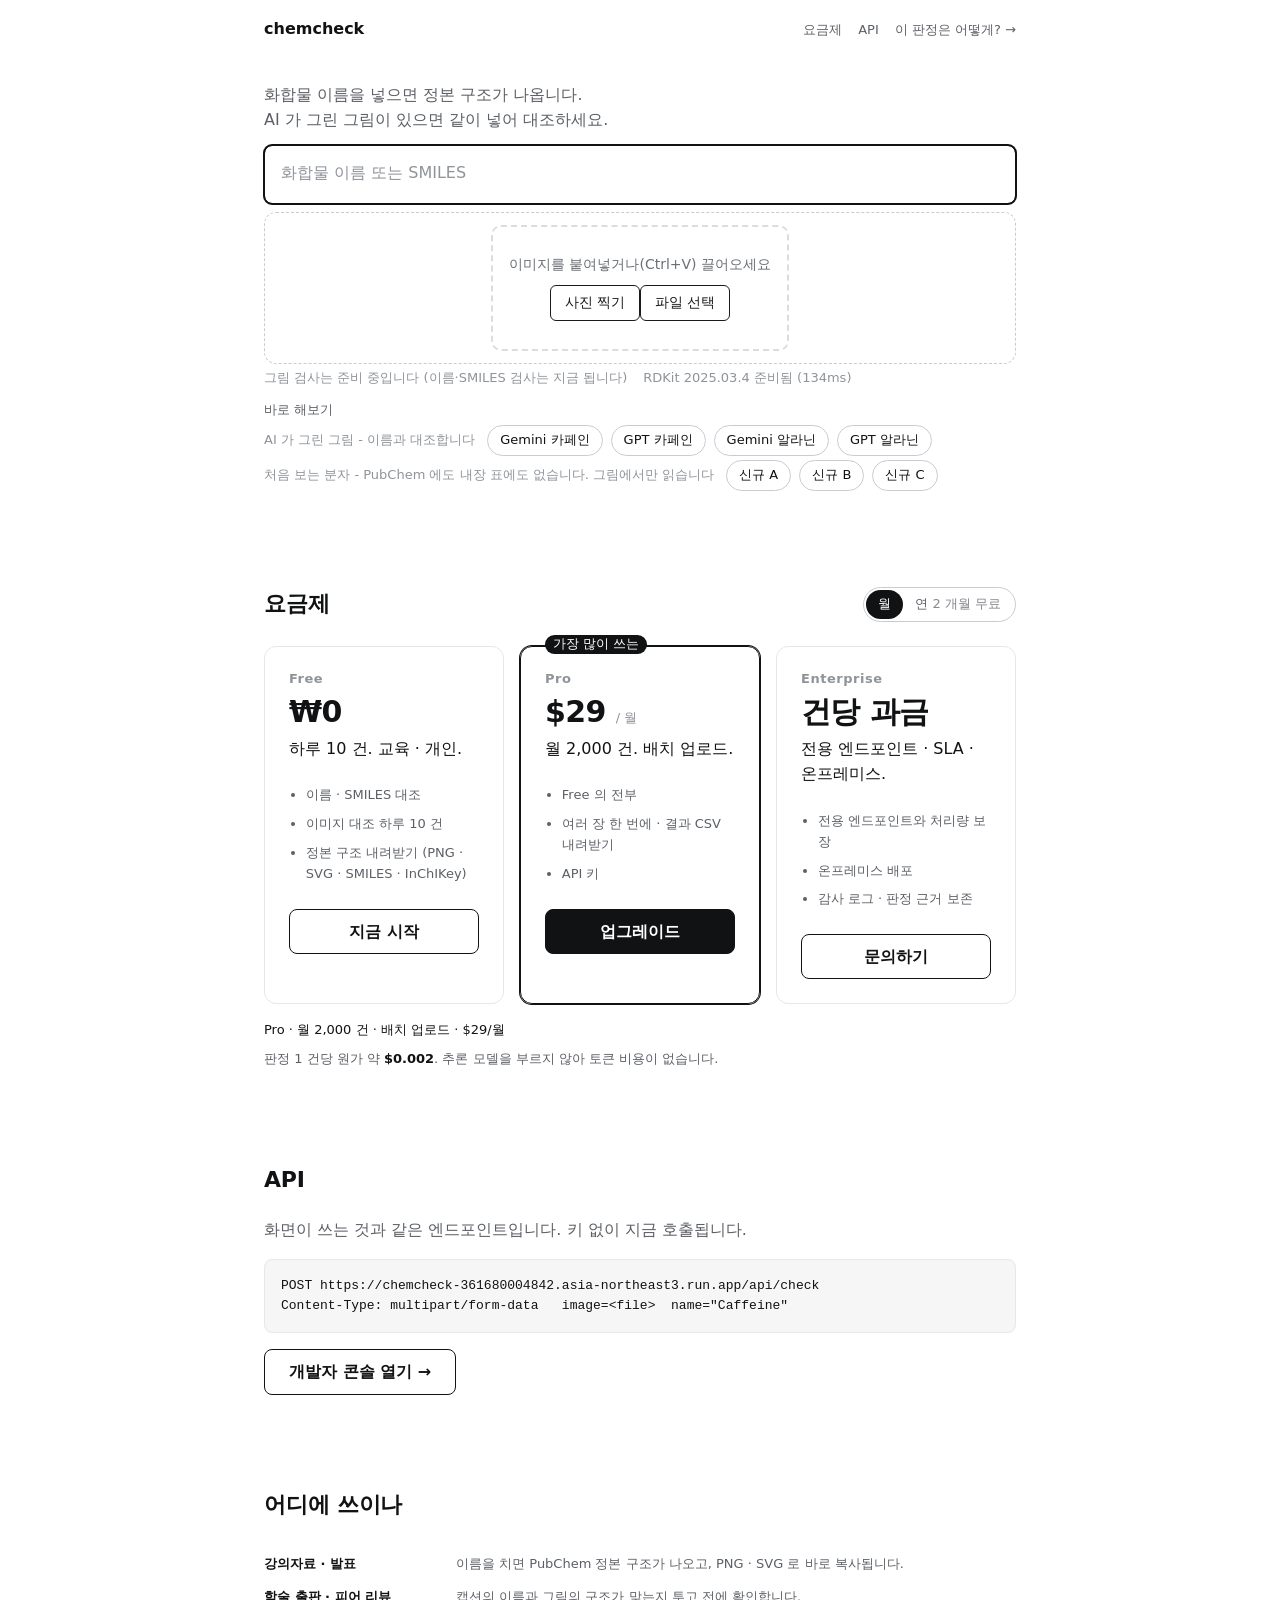
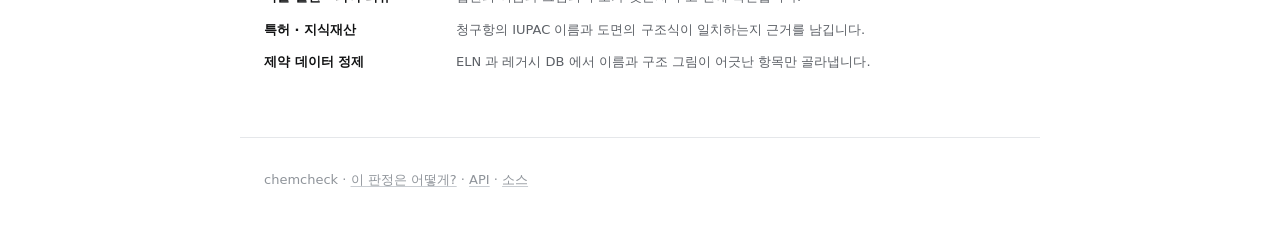
<file: index.html>
<!doctype html>
<html lang="ko">
<head>
<meta charset="utf-8">
<meta name="viewport" content="width=device-width, initial-scale=1">
<title>chemcheck</title>
<link rel="stylesheet" href="style.css">
</head>
<body>
<header class="site-header container">
  <a class="wordmark" href="index.html">chemcheck</a>
  <nav class="site-nav"><a href="#pricing">요금제</a><a href="api.html">API</a><a href="how.html">이 판정은 어떻게? →</a></nav>
</header>

<main class="container">
  <!-- 첫 화면 = 도구. 텍스트칸 하나, 이미지칸 하나, 예제 버튼. 결과 카드는 입력이 있을 때만. -->
  <section class="tool">
    <p class="intro">화합물 이름을 넣으면 정본 구조가 나옵니다.<br>AI 가 그린 그림이 있으면 같이 넣어 대조하세요.</p>

    <div class="query">
      <input id="queryInput" placeholder="화합물 이름 또는 SMILES" autocomplete="off" spellcheck="false" autofocus>
      <div class="suggestions" id="suggestions" hidden></div>
    </div>

    <div class="dropzone" id="dropzone" tabindex="0">
      <p class="hint">이미지를 붙여넣거나 끌어오세요</p>
      <button type="button" class="btn btn-sm" id="fileBtn">파일</button>
      <input type="file" id="fileInput" accept="image/*" hidden>
    </div>
    <div class="image-row">
      <button type="button" class="btn btn-sm" id="cameraBtn"><svg width="14" height="14" viewBox="0 0 24 24" fill="none" stroke="currentColor" stroke-width="2" aria-hidden="true"><path d="M4 8h3l2-3h6l2 3h3v11H4z"/><circle cx="12" cy="13" r="3.5"/></svg>촬영</button>
      <input type="file" id="cameraInput" accept="image/*" capture="environment" hidden>
      <span class="status" id="serverStatus"></span>
      <span class="status" id="rdkitStatus"></span>
    </div>
    <div class="image-preview" id="imagePreview" hidden>
      <img id="imagePreviewImg" alt="넣은 이미지">
      <button type="button" class="btn btn-sm" id="imageClear">지우기</button>
    </div>
    <p class="field-note" id="imageNote"></p>
    <p class="err" id="err"></p>

    <div class="examples" id="examples">
      <p class="examples-title">바로 해보기</p>
    </div>

    <article class="result" id="result" hidden></article>
  </section>

  <section class="section pricing" id="pricing">
    <div class="pricing-head">
      <h2>요금제</h2>
      <div class="toggle" role="group" aria-label="결제 주기">
        <button type="button" class="toggle-btn is-on" data-cycle="monthly" aria-pressed="true">월</button>
        <button type="button" class="toggle-btn" data-cycle="yearly" aria-pressed="false">연 <span class="toggle-note">2 개월 무료</span></button>
      </div>
    </div>
    <div class="plans" role="radiogroup" aria-label="요금제 선택" id="plans">
      <div class="plan" role="radio" aria-checked="false" tabindex="-1" data-plan="free" data-summary="Free · 하루 10 건 · 이름·SMILES·이미지 대조 · ₩0">
        <h3>Free</h3>
        <p class="price"><span class="amount">&#8361;0</span></p>
        <p class="plan-lead">하루 10 건. 교육 · 개인.</p>
        <ul>
          <li>이름 · SMILES 대조</li>
          <li>이미지 대조 하루 10 건</li>
          <li>정본 구조 내려받기 (PNG · SVG · SMILES · InChIKey)</li>
        </ul>
        <a class="btn plan-cta" href="#queryInput" data-action="start">지금 시작</a>
      </div>
      <div class="plan" role="radio" aria-checked="true" tabindex="0" data-plan="pro" data-summary="Pro · 월 2,000 건 · 배치 업로드 · {price}">
        <span class="plan-badge">가장 많이 쓰는</span>
        <h3>Pro</h3>
        <p class="price"><span class="amount" data-monthly="$29" data-yearly="$290">$29</span> <span class="per" data-monthly="/ 월" data-yearly="/ 년">/ 월</span></p>
        <p class="plan-lead">월 2,000 건. 배치 업로드.</p>
        <ul>
          <li>Free 의 전부</li>
          <li>여러 장 한 번에 · 결과 CSV 내려받기</li>
          <li>API 키</li>
        </ul>
        <a class="btn btn-primary plan-cta" href="api.html#key">업그레이드</a>
      </div>
      <div class="plan" role="radio" aria-checked="false" tabindex="-1" data-plan="enterprise" data-summary="Enterprise · 전용 엔드포인트 · SLA · 온프레미스 · 건당 과금">
        <h3>Enterprise</h3>
        <p class="price"><span class="amount">건당 과금</span></p>
        <p class="plan-lead">전용 엔드포인트 · SLA · 온프레미스.</p>
        <ul>
          <li>전용 엔드포인트와 처리량 보장</li>
          <li>온프레미스 배포</li>
          <li>감사 로그 · 판정 근거 보존</li>
        </ul>
        <a class="btn plan-cta" href="api.html#contact">문의하기</a>
      </div>
    </div>
    <p class="plan-summary" id="planSummary"></p>
    <p class="unit-cost">판정 1 건당 원가 약 <strong>$0.002</strong>. 추론 모델을 부르지 않아 토큰 비용이 없습니다.</p>
  </section>

  <section class="section api-teaser" id="api">
    <h2>API</h2>
    <p>화면이 쓰는 것과 같은 엔드포인트입니다. 키 없이 지금 호출됩니다.</p>
    <pre><code>POST <span data-server-url></span>/api/check
Content-Type: multipart/form-data   image=&lt;file&gt;  name="Caffeine"</code></pre>
    <a class="btn" href="api.html">개발자 콘솔 열기 →</a>
  </section>

  <section class="section">
    <h2>어디에 쓰이나</h2>
    <dl class="uses">
      <dt>강의자료 · 발표</dt><dd>이름을 치면 PubChem 정본 구조가 나오고, PNG · SVG 로 바로 복사됩니다.</dd>
      <dt>학술 출판 · 피어 리뷰</dt><dd>캡션의 이름과 그림의 구조가 맞는지 투고 전에 확인합니다.</dd>
      <dt>특허 · 지식재산</dt><dd>청구항의 IUPAC 이름과 도면의 구조식이 일치하는지 근거를 남깁니다.</dd>
      <dt>제약 데이터 정제</dt><dd>ELN 과 레거시 DB 에서 이름과 구조 그림이 어긋난 항목만 골라냅니다.</dd>
    </dl>
  </section>
</main>

<footer class="site-footer container">
  chemcheck · <a href="how.html">이 판정은 어떻게?</a> · <a href="api.html">API</a> · <a href="https://github.com/Sweet-Butters/train">소스</a>
</footer>

<script src="config.js?v=202609100650"></script>
<script>for (const el of document.querySelectorAll("[data-server-url]")) el.textContent = window.CHEMCHECK_SERVER;</script>
<script src="compounds.js?v=202609100650"></script>
<script src="vendor/RDKit_minimal.js"></script>
<script src="app.js?v=202609100650"></script>
</body>
</html>
</file>
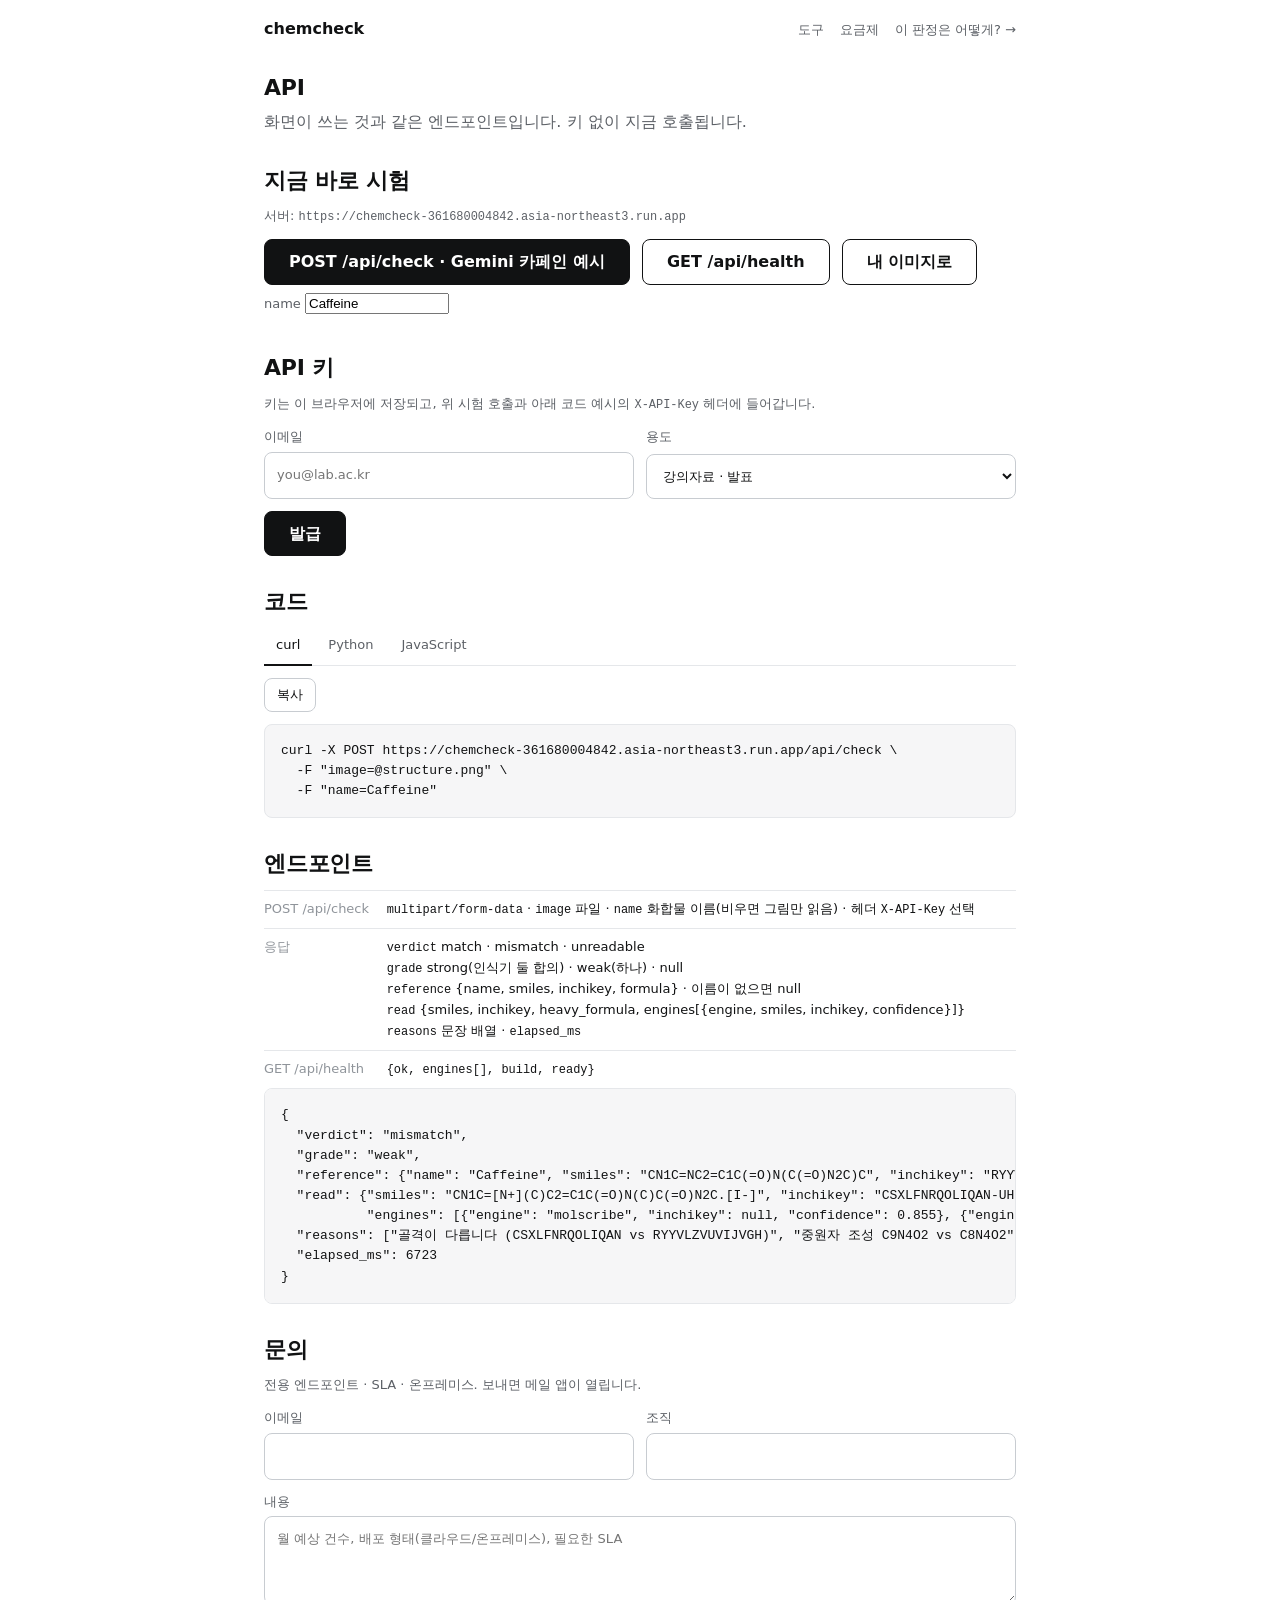
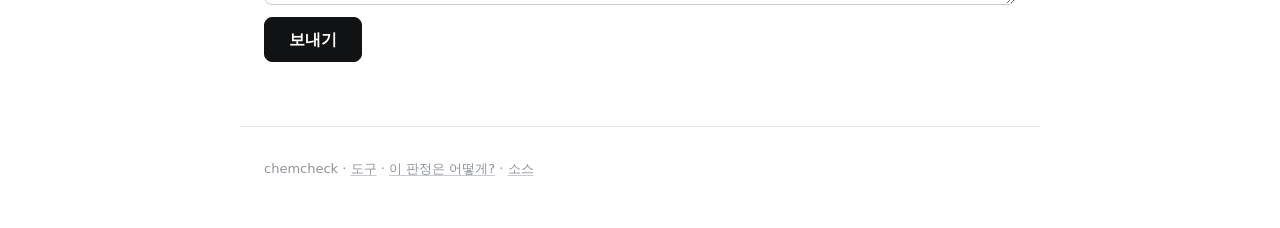
<file: api.html>
<!doctype html>
<html lang="ko">
<head>
<meta charset="utf-8">
<meta name="viewport" content="width=device-width, initial-scale=1">
<title>chemcheck API</title>
<link rel="stylesheet" href="style.css">
</head>
<body>
<header class="site-header container">
  <a class="wordmark" href="index.html">chemcheck</a>
  <nav class="site-nav"><a href="index.html">도구</a><a href="index.html#pricing">요금제</a><a href="how.html">이 판정은 어떻게? →</a></nav>
</header>

<main class="container">
  <div class="page-head">
    <h1>API</h1>
    <p>화면이 쓰는 것과 같은 엔드포인트입니다. 키 없이 지금 호출됩니다.</p>
  </div>

  <!-- 1. 지금 바로 시험 - 브라우저가 실제로 라이브 서버를 부른다 -->
  <section class="console" id="try">
    <h2>지금 바로 시험</h2>
    <p class="lead">서버: <code data-server-url></code></p>
    <div class="row">
      <button type="button" class="btn btn-primary" id="tryCheck">POST /api/check · Gemini 카페인 예시</button>
      <button type="button" class="btn" id="tryHealth">GET /api/health</button>
      <button type="button" class="btn" id="tryFileBtn">내 이미지로</button>
      <input type="file" id="tryFile" accept="image/*" hidden>
      <label class="small muted">name <input id="tryName" value="Caffeine" style="width:9rem" autocomplete="off"></label>
    </div>
    <p class="out-meta" id="tryMeta"></p>
    <pre class="code out" id="tryOut"></pre>
  </section>

  <!-- 2. 키 발급 -->
  <section class="console" id="key">
    <h2>API 키</h2>
    <p class="lead">키는 이 브라우저에 저장되고, 위 시험 호출과 아래 코드 예시의 <code>X-API-Key</code> 헤더에 들어갑니다.</p>
    <form class="form" id="keyForm">
      <label>이메일 <input type="email" id="keyEmail" required placeholder="you@lab.ac.kr" autocomplete="email"></label>
      <label>용도
        <select id="keyPurpose">
          <option value="lecture">강의자료 · 발표</option>
          <option value="review">출판 · 피어 리뷰</option>
          <option value="patent">특허 · 지식재산</option>
          <option value="data">데이터 정제 · 파이프라인</option>
          <option value="product">LLM 제품 가드레일</option>
          <option value="other">기타</option>
        </select>
      </label>
      <div class="row wide"><button type="submit" class="btn btn-primary">발급</button><span class="small muted" id="keyNote"></span></div>
    </form>
    <div class="keybox" id="keyBox" hidden>
      <code id="keyValue"></code>
      <button type="button" class="btn btn-sm" id="keyCopy">복사</button>
      <button type="button" class="btn btn-sm" id="keyRevoke">지우기</button>
      <span class="small" id="keyIssued"></span>
    </div>
  </section>

  <!-- 3. 코드 예시 - 발급된 키가 그대로 들어간다 -->
  <section class="console" id="code">
    <h2>코드</h2>
    <div class="tabs" role="tablist">
      <button type="button" class="tab is-on" role="tab" data-lang="curl">curl</button>
      <button type="button" class="tab" role="tab" data-lang="python">Python</button>
      <button type="button" class="tab" role="tab" data-lang="js">JavaScript</button>
    </div>
    <div class="row"><button type="button" class="btn btn-sm" id="codeCopy">복사</button><span class="small muted" id="codeNote"></span></div>
    <pre class="code out" id="codeOut"></pre>
  </section>

  <!-- 4. 엔드포인트 -->
  <section class="console" id="endpoints">
    <h2>엔드포인트</h2>
    <div class="table-wrap">
    <table class="endpoints">
      <tr><th>POST /api/check</th><td><code>multipart/form-data</code> · <code>image</code> 파일 · <code>name</code> 화합물 이름(비우면 그림만 읽음) · 헤더 <code>X-API-Key</code> 선택</td></tr>
      <tr><th>응답</th><td>
        <code>verdict</code> match · mismatch · unreadable<br>
        <code>grade</code> strong(인식기 둘 합의) · weak(하나) · null<br>
        <code>reference</code> {name, smiles, inchikey, formula} · 이름이 없으면 null<br>
        <code>read</code> {smiles, inchikey, heavy_formula, engines[{engine, smiles, inchikey, confidence}]}<br>
        <code>reasons</code> 문장 배열 · <code>elapsed_ms</code></td></tr>
      <tr><th>GET /api/health</th><td><code>{ok, engines[], build, ready}</code></td></tr>
    </table>
    </div>
    <pre class="code" id="sampleOut">{
  "verdict": "mismatch",
  "grade": "weak",
  "reference": {"name": "Caffeine", "smiles": "CN1C=NC2=C1C(=O)N(C(=O)N2C)C", "inchikey": "RYYVLZVUVIJVGH-UHFFFAOYSA-N", "formula": "C8H10N4O2"},
  "read": {"smiles": "CN1C=[N+](C)C2=C1C(=O)N(C)C(=O)N2C.[I-]", "inchikey": "CSXLFNRQOLIQAN-UHFFFAOYSA-N", "heavy_formula": "C9N4O2",
           "engines": [{"engine": "molscribe", "inchikey": null, "confidence": 0.855}, {"engine": "decimer", "inchikey": "CSXLFNRQOLIQAN-UHFFFAOYSA-N", "confidence": 0.957}]},
  "reasons": ["골격이 다릅니다 (CSXLFNRQOLIQAN vs RYYVLZVUVIJVGH)", "중원자 조성 C9N4O2 vs C8N4O2"],
  "elapsed_ms": 6723
}</pre>
  </section>

  <!-- 5. 문의 (Enterprise) -->
  <section class="console" id="contact">
    <h2>문의</h2>
    <p class="lead">전용 엔드포인트 · SLA · 온프레미스. 보내면 메일 앱이 열립니다.</p>
    <form class="form" id="contactForm">
      <label>이메일 <input type="email" id="contactEmail" required autocomplete="email"></label>
      <label>조직 <input type="text" id="contactOrg" autocomplete="organization"></label>
      <label class="wide">내용 <textarea id="contactBody" rows="3" placeholder="월 예상 건수, 배포 형태(클라우드/온프레미스), 필요한 SLA"></textarea></label>
      <div class="row wide"><button type="submit" class="btn btn-primary">보내기</button></div>
    </form>
  </section>
</main>

<footer class="site-footer container">
  chemcheck · <a href="index.html">도구</a> · <a href="how.html">이 판정은 어떻게?</a> · <a href="https://github.com/Sweet-Butters/train">소스</a>
</footer>

<script src="config.js"></script>
<script src="api.js"></script>
</body>
</html>
</file>
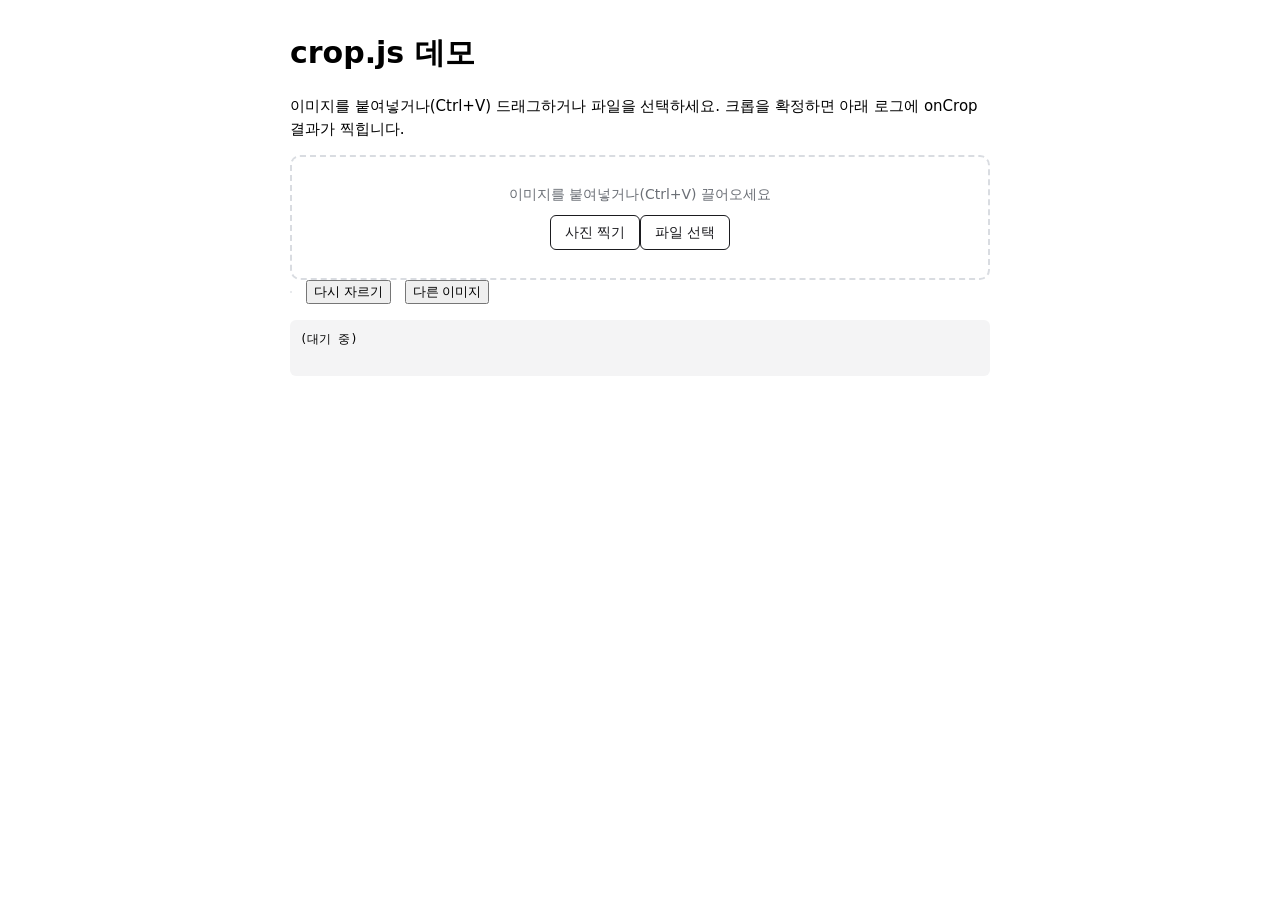
<file: crop.demo.html>
<!doctype html>
<html lang="ko">
<head>
<meta charset="utf-8">
<meta name="viewport" content="width=device-width, initial-scale=1">
<title>crop.js demo</title>
<style>
  body { font: 15px/1.5 system-ui, sans-serif; max-width: 700px; margin: 30px auto; padding: 0 16px; }
  #log { white-space: pre-wrap; font-family: ui-monospace, Consolas, monospace; font-size: 12px; background: #f4f4f5; padding: 10px; border-radius: 6px; margin-top: 16px; min-height: 3em; }
</style>
</head>
<body>
<h1>crop.js 데모</h1>
<p>이미지를 붙여넣거나(Ctrl+V) 드래그하거나 파일을 선택하세요. 크롭을 확정하면 아래 로그에 onCrop 결과가 찍힙니다.</p>
<div id="mount"></div>
<div id="log">(대기 중)</div>
<script type="module">
  import { mountCropper } from "./crop.js";
  const log = document.getElementById("log");
  mountCropper(document.getElementById("mount"), {
    onCrop(blob, meta) {
      log.textContent =
        `onCrop 호출\n` +
        `  cropped: ${blob.type}, ${blob.size} bytes\n` +
        `  full:    ${meta.full.type}, ${meta.full.size} bytes`;
      window.__lastCrop = { blob, meta };
    },
  });
</script>
</body>
</html>
</file>
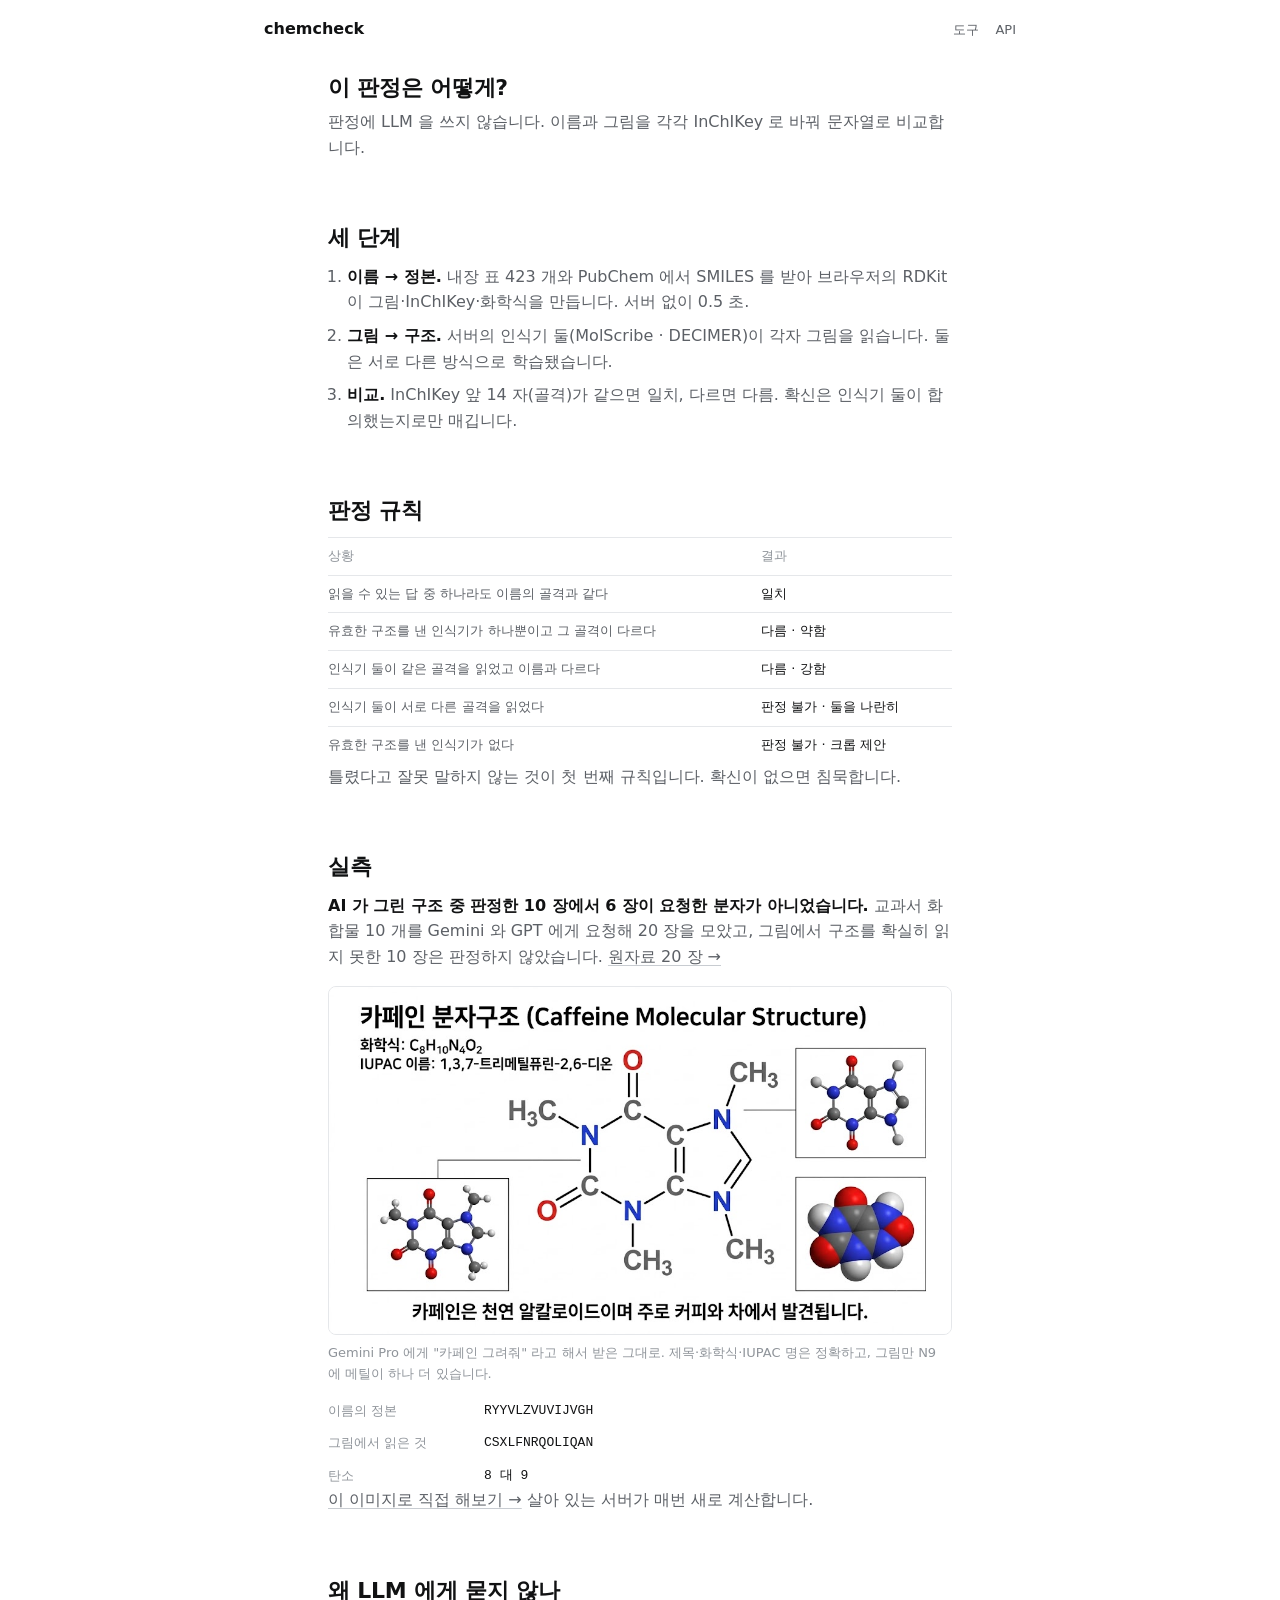
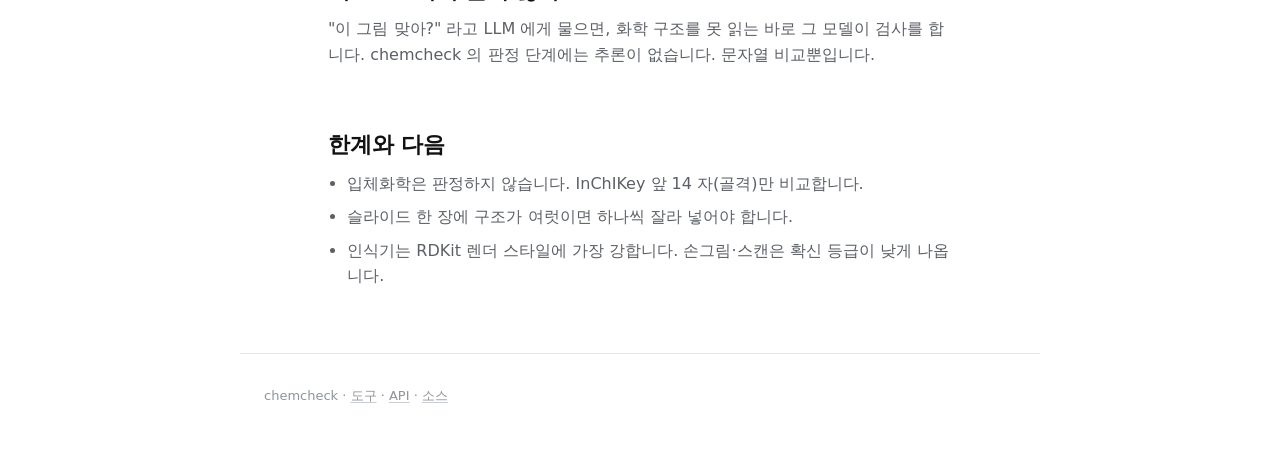
<file: how.html>
<!doctype html>
<html lang="ko">
<head>
<meta charset="utf-8">
<meta name="viewport" content="width=device-width, initial-scale=1">
<title>chemcheck · 이 판정은 어떻게?</title>
<link rel="stylesheet" href="style.css">
</head>
<body>
<header class="site-header container">
  <a class="wordmark" href="index.html">chemcheck</a>
  <nav class="site-nav"><a href="index.html">도구</a><a href="api.html">API</a></nav>
</header>

<main class="container prose">
  <div class="page-head">
    <h1>이 판정은 어떻게?</h1>
    <p>판정에 LLM 을 쓰지 않습니다. 이름과 그림을 각각 InChIKey 로 바꿔 문자열로 비교합니다.</p>
  </div>

  <h2>세 단계</h2>
  <ol>
    <li><strong>이름 → 정본.</strong> 내장 표 423 개와 PubChem 에서 SMILES 를 받아 브라우저의 RDKit 이 그림·InChIKey·화학식을 만듭니다. 서버 없이 0.5 초.</li>
    <li><strong>그림 → 구조.</strong> 서버의 인식기 둘(MolScribe · DECIMER)이 각자 그림을 읽습니다. 둘은 서로 다른 방식으로 학습됐습니다.</li>
    <li><strong>비교.</strong> InChIKey 앞 14 자(골격)가 같으면 일치, 다르면 다름. 확신은 인식기 둘이 합의했는지로만 매깁니다.</li>
  </ol>

  <h2>판정 규칙</h2>
  <table class="rules">
    <tr><th>상황</th><th>결과</th></tr>
    <tr><td>읽을 수 있는 답 중 하나라도 이름의 골격과 같다</td><td>일치</td></tr>
    <tr><td>유효한 구조를 낸 인식기가 하나뿐이고 그 골격이 다르다</td><td>다름 · 약함</td></tr>
    <tr><td>인식기 둘이 같은 골격을 읽었고 이름과 다르다</td><td>다름 · 강함</td></tr>
    <tr><td>인식기 둘이 서로 다른 골격을 읽었다</td><td>판정 불가 · 둘을 나란히</td></tr>
    <tr><td>유효한 구조를 낸 인식기가 없다</td><td>판정 불가 · 크롭 제안</td></tr>
  </table>
  <p>틀렸다고 잘못 말하지 않는 것이 첫 번째 규칙입니다. 확신이 없으면 침묵합니다.</p>

  <h2>실측</h2>
  <p><strong>AI 가 그린 구조 중 판정한 10 장에서 6 장이 요청한 분자가 아니었습니다.</strong>
    교과서 화합물 10 개를 Gemini 와 GPT 에게 요청해 20 장을 모았고, 그림에서 구조를 확실히 읽지 못한 10 장은 판정하지 않았습니다.
    <a href="https://github.com/Sweet-Butters/train/tree/main/bench/aiimages">원자료 20 장 →</a></p>

  <figure>
    <img src="evidence/caffeine_gemini.jpeg" width="1024" height="572" alt="Gemini Pro 가 그린 '카페인' 슬라이드">
    <figcaption>Gemini Pro 에게 "카페인 그려줘" 라고 해서 받은 그대로. 제목·화학식·IUPAC 명은 정확하고, 그림만 N9 에 메틸이 하나 더 있습니다.</figcaption>
  </figure>
  <ul class="keys">
    <li><span class="k">이름의 정본</span><span class="v">RYYVLZVUVIJVGH</span></li>
    <li><span class="k">그림에서 읽은 것</span><span class="v">CSXLFNRQOLIQAN</span></li>
    <li><span class="k">탄소</span><span class="v">8 대 9</span></li>
  </ul>
  <p><a href="index.html?sample=caffeine_gemini">이 이미지로 직접 해보기 →</a> 살아 있는 서버가 매번 새로 계산합니다.</p>

  <h2>왜 LLM 에게 묻지 않나</h2>
  <p>"이 그림 맞아?" 라고 LLM 에게 물으면, 화학 구조를 못 읽는 바로 그 모델이 검사를 합니다.
    chemcheck 의 판정 단계에는 추론이 없습니다. 문자열 비교뿐입니다.</p>

  <h2>한계와 다음</h2>
  <ul>
    <li>입체화학은 판정하지 않습니다. InChIKey 앞 14 자(골격)만 비교합니다.</li>
    <li>슬라이드 한 장에 구조가 여럿이면 하나씩 잘라 넣어야 합니다.</li>
    <li>인식기는 RDKit 렌더 스타일에 가장 강합니다. 손그림·스캔은 확신 등급이 낮게 나옵니다.</li>
  </ul>
</main>

<footer class="site-footer container">
  chemcheck · <a href="index.html">도구</a> · <a href="api.html">API</a> · <a href="https://github.com/Sweet-Butters/train">소스</a>
</footer>
</body>
</html>
</file>
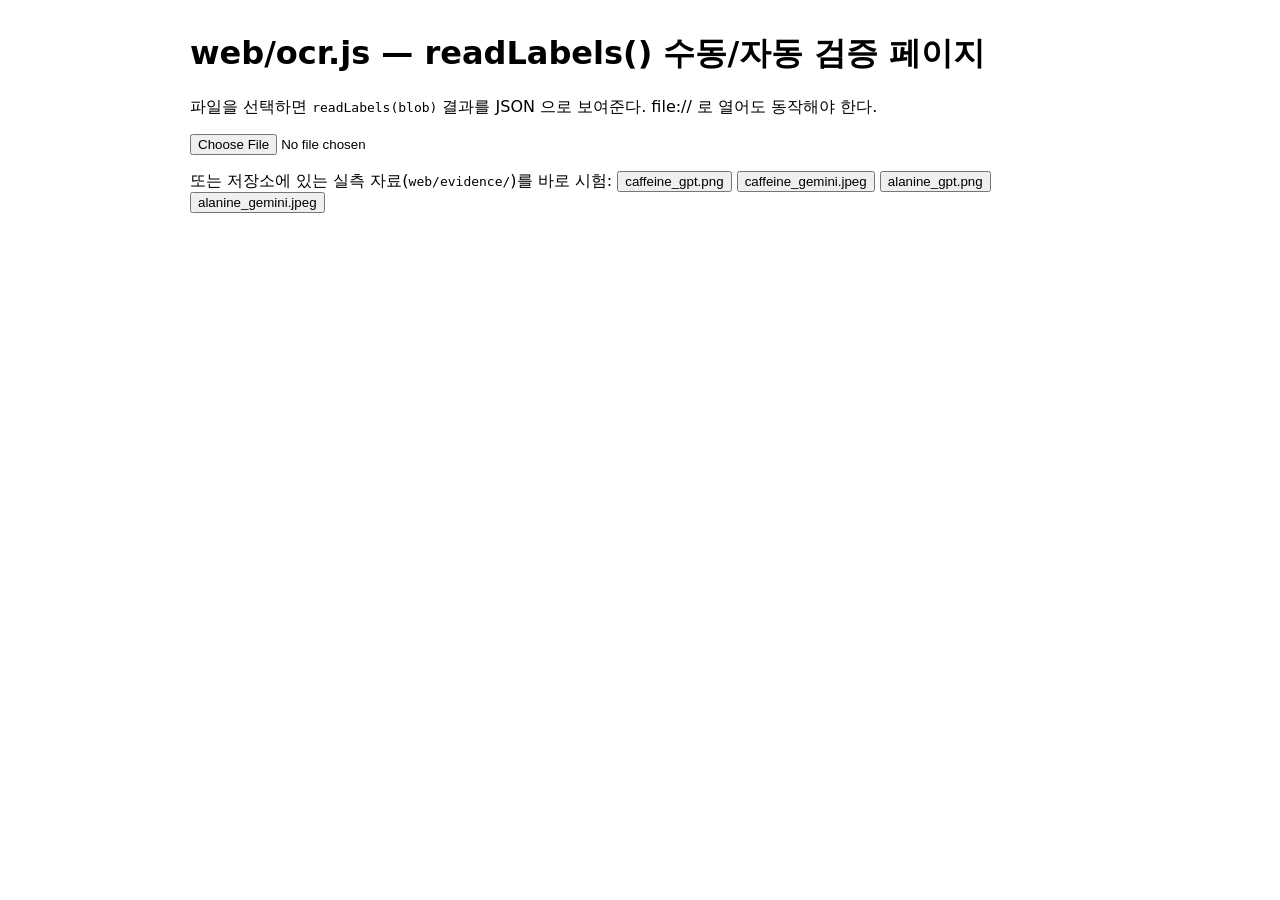
<file: ocr.demo.html>
<!doctype html>
<html lang="ko">
<head>
<meta charset="utf-8" />
<title>OCR demo — readLabels()</title>
<style>
  body { font-family: system-ui, sans-serif; max-width: 900px; margin: 2rem auto; padding: 0 1rem; }
  fieldset { margin-bottom: 1.5rem; }
  img { max-width: 320px; display: block; margin: 0.5rem 0; border: 1px solid #ccc; }
  pre { background: #f4f4f4; padding: 0.75rem; white-space: pre-wrap; word-break: break-all; }
  .status { font-weight: bold; }
</style>
</head>
<body>
<h1>web/ocr.js — readLabels() 수동/자동 검증 페이지</h1>
<p>파일을 선택하면 <code>readLabels(blob)</code> 결과를 JSON 으로 보여준다. file:// 로 열어도 동작해야 한다.</p>

<input id="file-input" type="file" accept="image/*" />
<p>
  또는 저장소에 있는 실측 자료(<code>web/evidence/</code>)를 바로 시험:
  <button type="button" data-evidence="evidence/caffeine_gpt.png">caffeine_gpt.png</button>
  <button type="button" data-evidence="evidence/caffeine_gemini.jpeg">caffeine_gemini.jpeg</button>
  <button type="button" data-evidence="evidence/alanine_gpt.png">alanine_gpt.png</button>
  <button type="button" data-evidence="evidence/alanine_gemini.jpeg">alanine_gemini.jpeg</button>
</p>
<div id="results"></div>

<script type="module">
  import { readLabels } from './ocr.js';

  const input = document.getElementById('file-input');
  const results = document.getElementById('results');

  async function runOne(name, blob) {
    const box = document.createElement('fieldset');
    box.innerHTML = `<legend>${name}</legend><div class="status">읽는 중...</div>`;
    results.appendChild(box);

    const img = document.createElement('img');
    img.src = URL.createObjectURL(blob);
    box.appendChild(img);

    const t0 = performance.now();
    const out = await readLabels(blob);
    const ms = Math.round(performance.now() - t0);

    const statusEl = box.querySelector('.status');
    statusEl.textContent = `완료 (${ms}ms)`;

    const pre = document.createElement('pre');
    pre.textContent = JSON.stringify(out, null, 2);
    box.appendChild(pre);

    // 자동화 테스트가 읽을 수 있도록 결과를 window 에도 노출.
    window.__ocrResults = window.__ocrResults || {};
    window.__ocrResults[name] = out;
    window.dispatchEvent(new CustomEvent('ocr-result', { detail: { name, out } }));
  }

  input.addEventListener('change', () => {
    for (const file of input.files) {
      runOne(file.name, file);
    }
  });

  for (const btn of document.querySelectorAll('button[data-evidence]')) {
    btn.addEventListener('click', async () => {
      const path = btn.dataset.evidence;
      const resp = await fetch(path);
      const blob = await resp.blob();
      runOne(path.split('/').pop(), blob);
    });
  }

  // 자동화(Playwright)에서 호출: 외부에서 blob 을 넣어 readLabels 를 돌린다.
  window.__runOcrOn = async (name, blob) => runOne(name, blob);
</script>
</body>
</html>
</file>
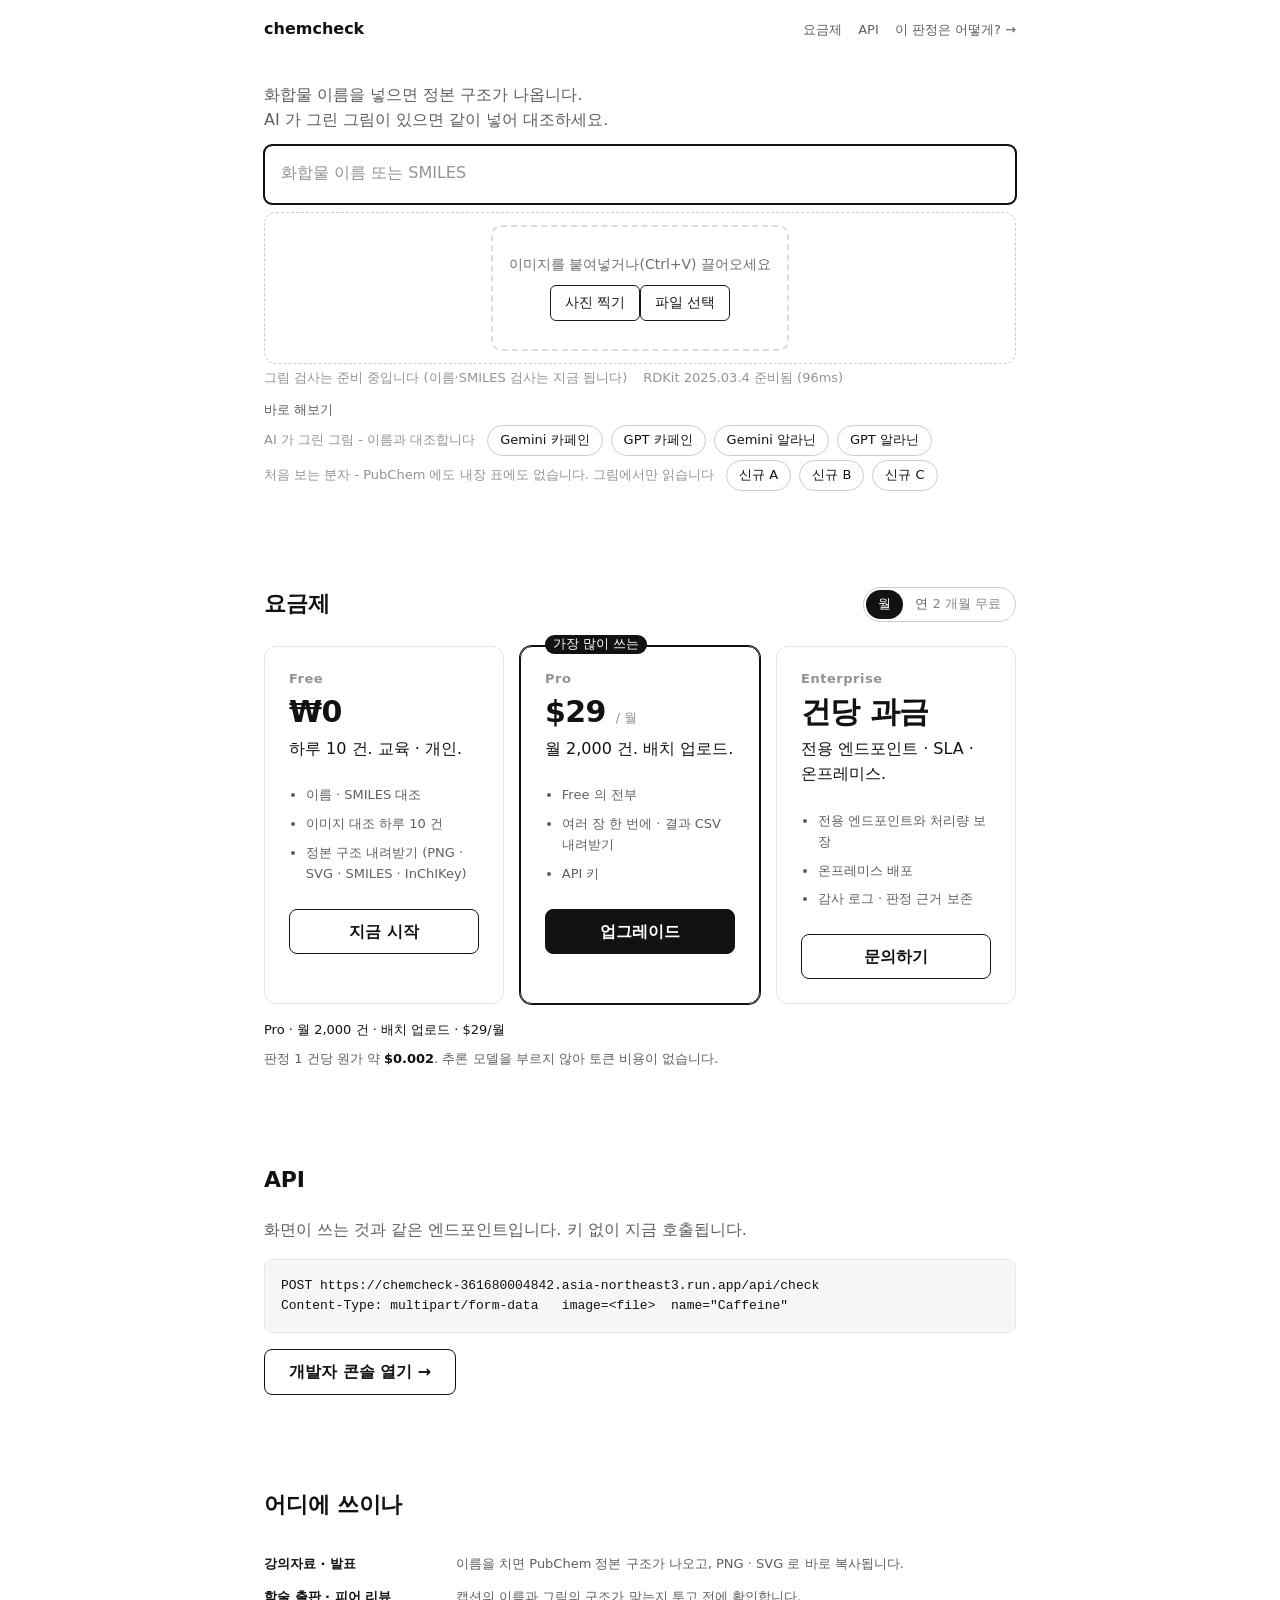
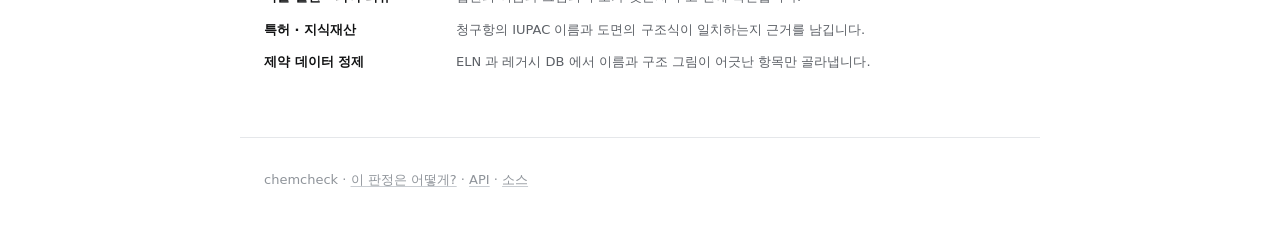
<file: try.html>
<!doctype html>
<html lang="ko">
<head>
<meta charset="utf-8">
<title>chemcheck</title>
<!-- 도구가 곧 첫 화면이 됐다. 옛 링크(try.html?sample=…)는 쿼리를 들고 index 로 넘긴다. -->
<meta http-equiv="refresh" content="0; url=index.html">
<script>location.replace("index.html" + location.search + location.hash);</script>
</head>
<body><a href="index.html">chemcheck</a></body>
</html>
</file>
<file: style.css>
/* chemcheck - web/style.css (U 소유)
   순서: 1 토큰 → 2 리셋·레이아웃 → 3 공용 컴포넌트 → 4 도구(첫 화면) → 5 결과 카드 → 6 요금제·아래 섹션
         → 7 api.html 콘솔 → 8 how.html → 9 반응형
   토큰 아래로는 raw 값을 쓰지 않는다. 다크모드 없음 - 구조식이 흰 배경 전제다. */

/* ============================================================ 1. 토큰 */
:root {
  --bg: #ffffff;
  --bg-2: #f6f6f7;
  --ink: #111213;
  --ink-2: #5c6066;
  --ink-3: #8f949a;
  --line: #e5e7ea;
  --line-2: #c8ccd1;

  /* 판정 3상태 - 일치 / 다름 / 판정 불가(회색: 경고가 아니라 침묵) */
  --ok: #1a7f37;     --ok-bg: #edf7f0;
  --bad: #c62b2b;    --bad-bg: #fcefef;
  --na: #767b82;     --na-bg: #f2f3f5;

  --s-1: .25rem; --s-2: .5rem; --s-3: .75rem; --s-4: 1rem; --s-5: 1.5rem;
  --s-6: 2rem;   --s-7: 3rem;  --s-8: 4rem;   --s-9: 6rem;
  --section-gap: var(--s-8);

  --font: system-ui, -apple-system, "Segoe UI", Roboto, "Apple SD Gothic Neo", "Malgun Gothic", sans-serif;
  --mono: ui-monospace, SFMono-Regular, Menlo, Consolas, "Liberation Mono", monospace;
  --fs-caption: .8125rem;
  --fs-body: 1rem;
  --fs-title: 1.375rem;
  --fs-display: 1.875rem;
  --lh: 1.6;
  --lh-tight: 1.25;

  --measure: 50rem;
  --radius: 8px;
  --radius-lg: 12px;
  --hairline: 1px solid var(--line);
}

/* ============================================================ 2. 리셋·레이아웃 */
*, *::before, *::after { box-sizing: border-box; }
html { -webkit-text-size-adjust: 100%; scroll-behavior: smooth; }
body { margin: 0; background: var(--bg); color: var(--ink); font: var(--fs-body) / var(--lh) var(--font); }
img, svg { max-width: 100%; height: auto; }
h1, h2, h3 { margin: 0; line-height: var(--lh-tight); font-weight: 650; letter-spacing: -.01em; word-break: keep-all; overflow-wrap: anywhere; }
h1 { font-size: var(--fs-title); }
h2 { font-size: var(--fs-title); }
h3 { font-size: var(--fs-body); }
p, ul, ol, dl, dd, pre, blockquote, figure { margin: 0; }
a { color: inherit; text-decoration: underline; text-underline-offset: .18em; text-decoration-color: var(--line-2); }
a:hover { text-decoration-color: currentColor; }
code, kbd, .mono { font-family: var(--mono); font-size: .92em; }
:focus-visible { outline: 2px solid var(--ink); outline-offset: 2px; }
[hidden] { display: none !important; }
.small { font-size: var(--fs-caption); }
.muted { color: var(--ink-2); }

.container { max-width: var(--measure); margin: 0 auto; padding: 0 var(--s-5); }
main.container { padding-bottom: var(--s-8); }
.section { margin-top: var(--section-gap); }
.section > h2 { margin-bottom: var(--s-5); }

.site-header { display: flex; justify-content: space-between; align-items: baseline; gap: var(--s-4); padding-block: var(--s-4); }
.wordmark { font-weight: 700; text-decoration: none; }
.site-nav { display: flex; flex-wrap: wrap; justify-content: flex-end; gap: var(--s-2) var(--s-4); }
.site-nav a { font-size: var(--fs-caption); color: var(--ink-2); text-decoration: none; white-space: nowrap; }
.site-nav a:hover { color: var(--ink); }
.site-footer { padding-block: var(--s-6) var(--s-7); font-size: var(--fs-caption); color: var(--ink-3); border-top: var(--hairline); }

/* ============================================================ 3. 공용 컴포넌트 */
.btn {
  display: inline-flex; align-items: center; justify-content: center; gap: var(--s-2);
  padding: var(--s-3) var(--s-5); border-radius: var(--radius);
  border: 1px solid var(--ink); background: var(--bg); color: var(--ink);
  font: inherit; font-weight: 600; line-height: 1.2; text-decoration: none; cursor: pointer;
}
.btn:hover { background: var(--bg-2); }
.btn-primary { background: var(--ink); color: var(--bg); }
.btn-primary:hover { background: var(--ink); opacity: .85; }
.btn-sm { padding: var(--s-2) var(--s-3); font-size: var(--fs-caption); font-weight: 500; border-color: var(--line-2); }
.btn-sm:hover { border-color: var(--ink); background: var(--bg); }
.btn:disabled { opacity: .45; cursor: default; }
button.link { background: none; border: 0; padding: 0; font: inherit; color: inherit; text-decoration: underline; text-underline-offset: .18em; cursor: pointer; }
.eyebrow { font-size: var(--fs-caption); color: var(--ink-3); }

.badge { display: inline-block; font-size: var(--fs-caption); font-weight: 500; line-height: 1.4; padding: 0 var(--s-2); border-radius: 999px; border: 1px solid var(--line-2); color: var(--ink-2); vertical-align: middle; white-space: nowrap; }
.badge-ok { border-color: var(--ok); color: var(--ok); background: var(--ok-bg); }
.badge-na { border-color: var(--line-2); color: var(--na); background: var(--na-bg); }

.dot { display: inline-block; width: .7em; height: .7em; border-radius: 50%; background: var(--na); vertical-align: -.02em; margin-right: .35em; }
.dot.match { background: var(--ok); }
.dot.mismatch { background: var(--bad); }
.dot.unreadable { background: var(--na); }

.chip { padding: var(--s-1) var(--s-3); border: 1px solid var(--line-2); border-radius: 999px; background: var(--bg); color: var(--ink); font: inherit; font-size: var(--fs-caption); cursor: pointer; white-space: nowrap; }
.chip:hover { border-color: var(--ink); }

details.fold { margin-top: var(--s-3); font-size: var(--fs-caption); }
details.fold summary { cursor: pointer; color: var(--ink-2); list-style: none; }
details.fold summary::before { content: "▸ "; }
details.fold[open] summary::before { content: "▾ "; }
details.fold summary::-webkit-details-marker { display: none; }
details.fold.fold-pad { padding: 0 var(--s-5) var(--s-4); }

pre.code { padding: var(--s-4); background: var(--bg-2); border: var(--hairline); border-radius: var(--radius); overflow-x: auto; font-family: var(--mono); font-size: var(--fs-caption); line-height: 1.55; }

/* ============================================================ 4. 도구 - 첫 화면 */
.tool { padding-top: var(--s-3); }
.intro { color: var(--ink-2); margin-bottom: var(--s-3); }

.query input {
  width: 100%; padding: var(--s-4); border: 1px solid var(--line-2); border-radius: var(--radius);
  font: inherit; font-family: var(--mono); background: var(--bg); color: var(--ink);
}
.query input::placeholder { color: var(--ink-3); font-family: var(--font); }
.query input:focus { outline: 2px solid var(--ink); outline-offset: -1px; border-color: var(--ink); }
.suggestions { margin-top: var(--s-3); }
.suggestions p { font-size: var(--fs-caption); color: var(--ink-2); margin-bottom: var(--s-2); }
.suggestions .pills { display: flex; flex-wrap: wrap; gap: var(--s-2); }
.suggestions button { padding: var(--s-1) var(--s-3); border: 1px solid var(--line-2); border-radius: 999px; background: var(--bg); color: var(--ink); font: inherit; font-size: var(--fs-caption); cursor: pointer; }
.suggestions button:hover { border-color: var(--ink); }

/* 드롭 영역. crop.js 가 붙으면(.has-cropper) 안을 통째로 맡으므로 우리 테두리는 뺀다. */
.dropzone {
  margin-top: var(--s-2);
  border: 1.5px dashed var(--line-2); border-radius: var(--radius-lg);
  padding: var(--s-3) var(--s-4); text-align: center;
  display: flex; flex-wrap: wrap; align-items: center; justify-content: center; gap: var(--s-2) var(--s-4);
  cursor: pointer; transition: border-color .15s, background .15s;
}
.dropzone.drag { border-color: var(--ink); background: var(--bg-2); }
.dropzone .hint { font-size: var(--fs-caption); color: var(--ink-2); }
.dropzone.has-cropper { border: 0; padding: 0; display: block; text-align: left; cursor: default; }
/* crop.js 의 캔버스가 좁은 화면을 밀어내지 않게 가둔다 - 남의 파일 대신 내 영역에서 막는다. */
.dropzone .cropx-stage { max-width: 100%; overflow: hidden; }
.image-row { display: flex; flex-wrap: wrap; align-items: center; gap: var(--s-2) var(--s-4); margin-top: var(--s-1); }
.image-row .status { font-size: var(--fs-caption); color: var(--ink-3); }
.image-row .status:empty { display: none; }
.image-preview { margin-top: var(--s-3); display: flex; flex-wrap: wrap; align-items: flex-end; gap: var(--s-3); }
.image-preview img { max-height: 15rem; max-width: 100%; border: var(--hairline); border-radius: var(--radius); }
.field-note { margin-top: var(--s-2); font-size: var(--fs-caption); color: var(--ink-2); }
.field-note:empty { display: none; }
.err { margin-top: var(--s-2); font-size: var(--fs-caption); color: var(--bad); }
.err:empty { display: none; }

.examples { margin-top: var(--s-3); font-size: var(--fs-caption); }
.examples-title { color: var(--ink-2); margin-bottom: var(--s-1); }
.example-row { display: flex; flex-wrap: wrap; align-items: center; gap: var(--s-1) var(--s-2); margin-top: var(--s-1); }
.example-group { color: var(--ink-3); margin-right: var(--s-1); white-space: nowrap; }

/* ============================================================ 5. 결과 카드 - 하나 */
.result { margin-top: var(--s-5); border: var(--hairline); border-radius: var(--radius-lg); overflow: hidden; }
.flip { padding: var(--s-2) var(--s-5); font-size: var(--fs-caption); color: var(--ink-2); background: var(--bg-2); border-bottom: var(--hairline); }
.canon { padding: var(--s-5); display: grid; grid-template-columns: minmax(0, 1fr); gap: var(--s-5); }
.canon > * { min-width: 0; }
.mol-draw { display: flex; align-items: center; justify-content: center; min-height: 8rem; border: var(--hairline); border-radius: var(--radius); background: var(--bg); }
.mol-draw svg { display: block; width: 100%; max-width: 26rem; height: auto; }
.mol-name { font-size: var(--fs-title); margin-top: var(--s-1); }
.facts { display: grid; grid-template-columns: 4.5rem minmax(0, 1fr); gap: var(--s-2) var(--s-3); margin-top: var(--s-4); font-size: var(--fs-caption); }
.facts dt { color: var(--ink-3); }
.facts dd { font-family: var(--mono); word-break: break-all; }
.copy-row { display: flex; flex-wrap: wrap; align-items: center; gap: var(--s-2); margin-top: var(--s-5); }
.copy-note { margin-top: var(--s-2); font-size: var(--fs-caption); color: var(--ink-2); min-height: 1.3em; }

.verdict { border-top: var(--hairline); padding: var(--s-5); background: var(--bg-2); }
.verdict.match { background: var(--ok-bg); }
.verdict.mismatch { background: var(--bad-bg); }
.verdict.unreadable { background: var(--na-bg); }
.verdict-label { display: flex; flex-wrap: wrap; align-items: center; gap: var(--s-2) var(--s-3); font-size: var(--fs-title); font-weight: 650; letter-spacing: -.01em; }
.verdict-label .dot { width: .6em; height: .6em; margin-right: 0; }
.verdict.match .verdict-label { color: var(--ok); }
.verdict.mismatch .verdict-label { color: var(--bad); }
.verdict.unreadable .verdict-label { color: var(--na); }
.verdict-note { margin-top: var(--s-3); font-size: var(--fs-caption); color: var(--ink-2); }
.verdict > .verdict-note:first-child { margin-top: 0; }
.action-row { margin-top: var(--s-3); display: flex; flex-wrap: wrap; gap: var(--s-2); align-items: center; }

.evidence { margin-top: var(--s-4); display: grid; gap: var(--s-2); font-size: var(--fs-caption); }
.evidence .row { display: grid; grid-template-columns: minmax(0, 1fr); gap: 0 var(--s-3); }
.evidence .k { color: var(--ink-3); }
.evidence .v { font-family: var(--mono); word-break: break-all; }
.evidence .v .note { font-family: var(--font); color: var(--ink-2); }
.evidence mark { background: var(--bad-bg); color: var(--bad); border-radius: 2px; padding: 0 1px; }
.reasons { padding-left: 1.2em; margin-top: var(--s-2); }
.reasons li + li { margin-top: var(--s-1); }

.pair { margin-top: var(--s-4); display: grid; grid-template-columns: minmax(0, 1fr); gap: var(--s-4); }
.pair-col { min-width: 0; }
.pair-col .mol-draw { margin-top: var(--s-2); min-height: 6rem; }
.pair-col .small { margin-top: var(--s-2); word-break: break-all; }

/* ============================================================ 6. 요금제·API·쓰임새 */
.pricing-head { display: flex; flex-wrap: wrap; align-items: center; justify-content: space-between; gap: var(--s-3); margin-bottom: var(--s-5); }
.pricing-head h2 { margin: 0; }
.toggle { display: inline-flex; border: 1px solid var(--line-2); border-radius: 999px; padding: 2px; }
.toggle-btn { border: 0; background: transparent; color: var(--ink-2); font: inherit; font-size: var(--fs-caption); padding: var(--s-1) var(--s-3); border-radius: 999px; cursor: pointer; }
.toggle-btn.is-on { background: var(--ink); color: var(--bg); }
.toggle-note { opacity: .75; }

.plans { display: grid; grid-template-columns: minmax(0, 1fr); gap: var(--s-4); }
.plan { position: relative; border: var(--hairline); border-radius: var(--radius-lg); padding: var(--s-5); display: flex; flex-direction: column; cursor: pointer; transition: border-color .12s, box-shadow .12s; }
.plan:hover { border-color: var(--line-2); }
.plan.is-selected { border-color: var(--ink); box-shadow: 0 0 0 1px var(--ink); }
.plan:focus-visible { outline-offset: 4px; }
.plan-badge { position: absolute; top: -.7rem; left: var(--s-5); background: var(--ink); color: var(--bg); font-size: var(--fs-caption); line-height: 1.4; padding: 0 var(--s-2); border-radius: 999px; }
.plan h3 { font-size: var(--fs-caption); color: var(--ink-3); letter-spacing: .04em; }
.plan .price { margin-top: var(--s-2); font-size: var(--fs-display); font-weight: 650; letter-spacing: -.02em; line-height: 1.1; }
.plan .price .per { font-size: var(--fs-caption); font-weight: 400; color: var(--ink-3); letter-spacing: 0; }
.plan-lead { margin-top: var(--s-2); }
.plan ul { margin-top: var(--s-4); padding-left: 1.05em; }
.plan li { margin-top: var(--s-2); font-size: var(--fs-caption); color: var(--ink-2); }
.plan-cta { margin-top: auto; padding-top: var(--s-3); }
.plan .plan-cta { margin-top: var(--s-5); }
.plan-summary { margin-top: var(--s-4); font-size: var(--fs-caption); color: var(--ink); min-height: 1.3em; }
.unit-cost { margin-top: var(--s-2); font-size: var(--fs-caption); color: var(--ink-2); }
.unit-cost strong { color: var(--ink); }

.api-teaser p { color: var(--ink-2); }
.api-teaser pre { margin: var(--s-4) 0; padding: var(--s-4); background: var(--bg-2); border: var(--hairline); border-radius: var(--radius); overflow-x: auto; font-size: var(--fs-caption); line-height: 1.55; }
.api-teaser code { font-size: inherit; }

.uses { display: grid; grid-template-columns: minmax(0, 1fr); gap: 0 var(--s-4); font-size: var(--fs-caption); }
.uses dt { font-weight: 600; margin-top: var(--s-3); }
.uses dd { color: var(--ink-2); }

/* ============================================================ 7. api.html - 개발자 콘솔 */
.page-head { padding-top: var(--s-4); }
.page-head p { margin-top: var(--s-2); color: var(--ink-2); }
.console { margin-top: var(--s-6); }
.console h2 { margin-bottom: var(--s-3); }
.console .lead { color: var(--ink-2); font-size: var(--fs-caption); margin-bottom: var(--s-3); }
.console .row { display: flex; flex-wrap: wrap; align-items: center; gap: var(--s-2) var(--s-3); }
.out { margin-top: var(--s-3); min-height: 3rem; }
.out:empty { display: none; }
.out-meta { display: flex; flex-wrap: wrap; gap: var(--s-2) var(--s-4); font-size: var(--fs-caption); color: var(--ink-2); margin-top: var(--s-2); }
.out-meta .badge-ok { color: var(--ok); }
.form { display: grid; grid-template-columns: minmax(0, 1fr); gap: var(--s-3); }
.form label { font-size: var(--fs-caption); color: var(--ink-2); display: grid; gap: var(--s-1); }
.form input, .form select, .form textarea { width: 100%; padding: var(--s-3); border: 1px solid var(--line-2); border-radius: var(--radius); font: inherit; background: var(--bg); color: var(--ink); }
.form input:focus, .form select:focus, .form textarea:focus { outline: 2px solid var(--ink); outline-offset: -1px; }
.keybox { margin-top: var(--s-4); padding: var(--s-4); border: 1px solid var(--ink); border-radius: var(--radius); display: flex; flex-wrap: wrap; align-items: center; gap: var(--s-2) var(--s-3); }
.keybox code { font-size: var(--fs-body); word-break: break-all; }
.keybox .small { width: 100%; color: var(--ink-2); }
.tabs { display: flex; gap: var(--s-1); border-bottom: var(--hairline); margin-bottom: var(--s-3); }
.tab { border: 0; background: none; font: inherit; font-size: var(--fs-caption); color: var(--ink-2); padding: var(--s-2) var(--s-3); cursor: pointer; border-bottom: 2px solid transparent; margin-bottom: -1px; }
.tab.is-on { color: var(--ink); border-bottom-color: var(--ink); }
.endpoints { width: 100%; border-collapse: collapse; font-size: var(--fs-caption); }
.endpoints th, .endpoints td { text-align: left; vertical-align: top; padding: var(--s-2) var(--s-3) var(--s-2) 0; border-top: var(--hairline); }
.endpoints th { color: var(--ink-3); font-weight: 500; white-space: nowrap; }
.endpoints code { white-space: nowrap; }
.table-wrap { overflow-x: auto; }

/* ============================================================ 8. how.html */
.prose { max-width: 42rem; }
.prose h2 { margin-top: var(--s-8); margin-bottom: var(--s-3); }
.prose p, .prose li { color: var(--ink-2); }
.prose p + p { margin-top: var(--s-3); }
.prose strong { color: var(--ink); }
.prose figure { margin-top: var(--s-4); }
.prose figure img { display: block; border: var(--hairline); border-radius: var(--radius); }
.prose figcaption { margin-top: var(--s-2); font-size: var(--fs-caption); color: var(--ink-3); }
.prose .keys { list-style: none; padding: 0; margin-top: var(--s-4); display: grid; gap: var(--s-1); font-size: var(--fs-caption); }
.prose .keys li { display: grid; grid-template-columns: 9rem minmax(0, 1fr); gap: var(--s-3); }
.prose .keys .k { color: var(--ink-3); }
.prose .keys .v { font-family: var(--mono); word-break: break-all; color: var(--ink); }
.prose ol, .prose ul { padding-left: 1.2em; }
.prose li + li { margin-top: var(--s-2); }
.rules { width: 100%; border-collapse: collapse; font-size: var(--fs-caption); margin-top: var(--s-3); }
.rules th, .rules td { text-align: left; vertical-align: top; padding: var(--s-2) var(--s-3) var(--s-2) 0; border-top: var(--hairline); color: var(--ink-2); }
.rules th { color: var(--ink-3); font-weight: 500; }
.rules td:last-child { color: var(--ink); white-space: nowrap; }

/* ============================================================ 9. 반응형 - 모바일 우선 */
@media (min-width: 640px) {
  :root { --section-gap: var(--s-9); }
  .tool { padding-top: var(--s-5); }
  .canon { grid-template-columns: 15rem minmax(0, 1fr); align-items: start; }
  .evidence .row { grid-template-columns: 9rem minmax(0, 1fr); }
  .facts { grid-template-columns: 5.5rem minmax(0, 1fr); }
  .pair { grid-template-columns: repeat(2, minmax(0, 1fr)); }
  .plans { grid-template-columns: repeat(3, minmax(0, 1fr)); }
  .uses { grid-template-columns: 11rem minmax(0, 1fr); }
  .uses dd { margin-top: var(--s-3); }
  .form { grid-template-columns: repeat(2, minmax(0, 1fr)); }
  .form .wide { grid-column: 1 / -1; }
}
</file>
